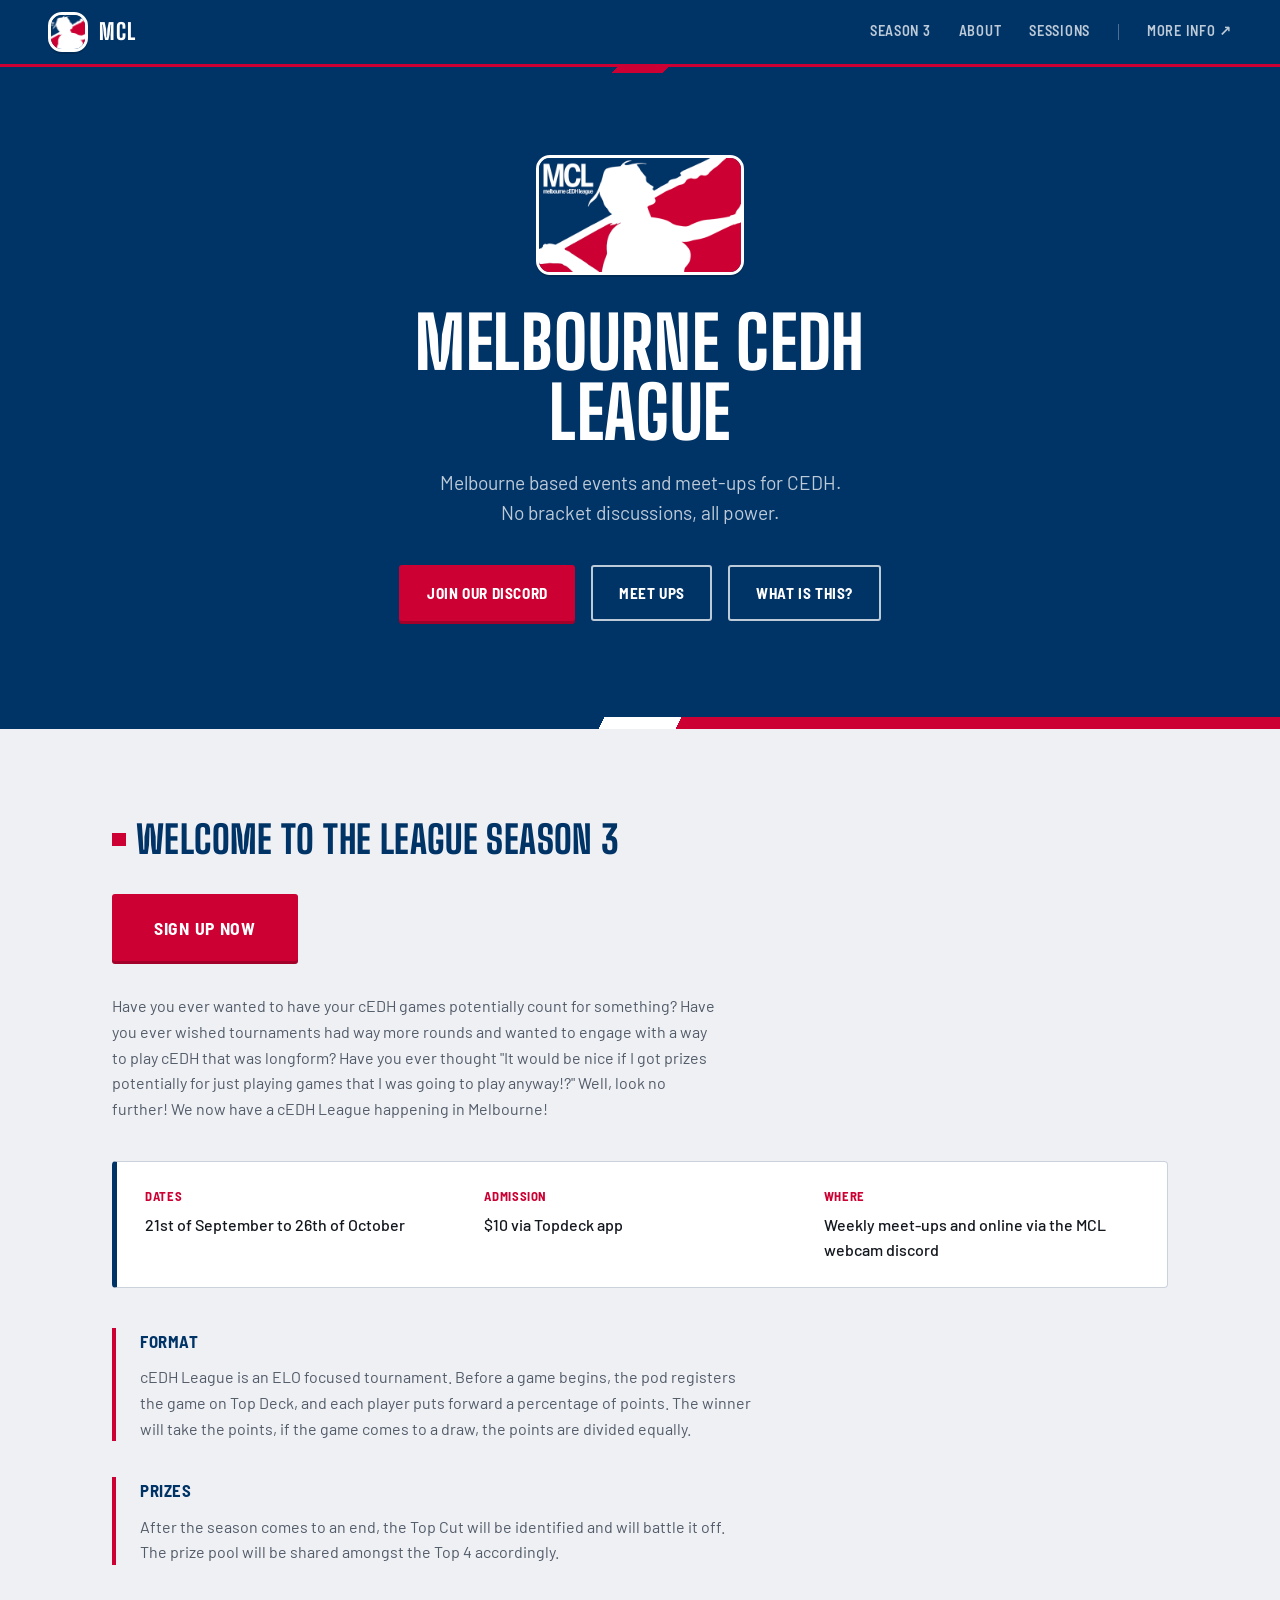
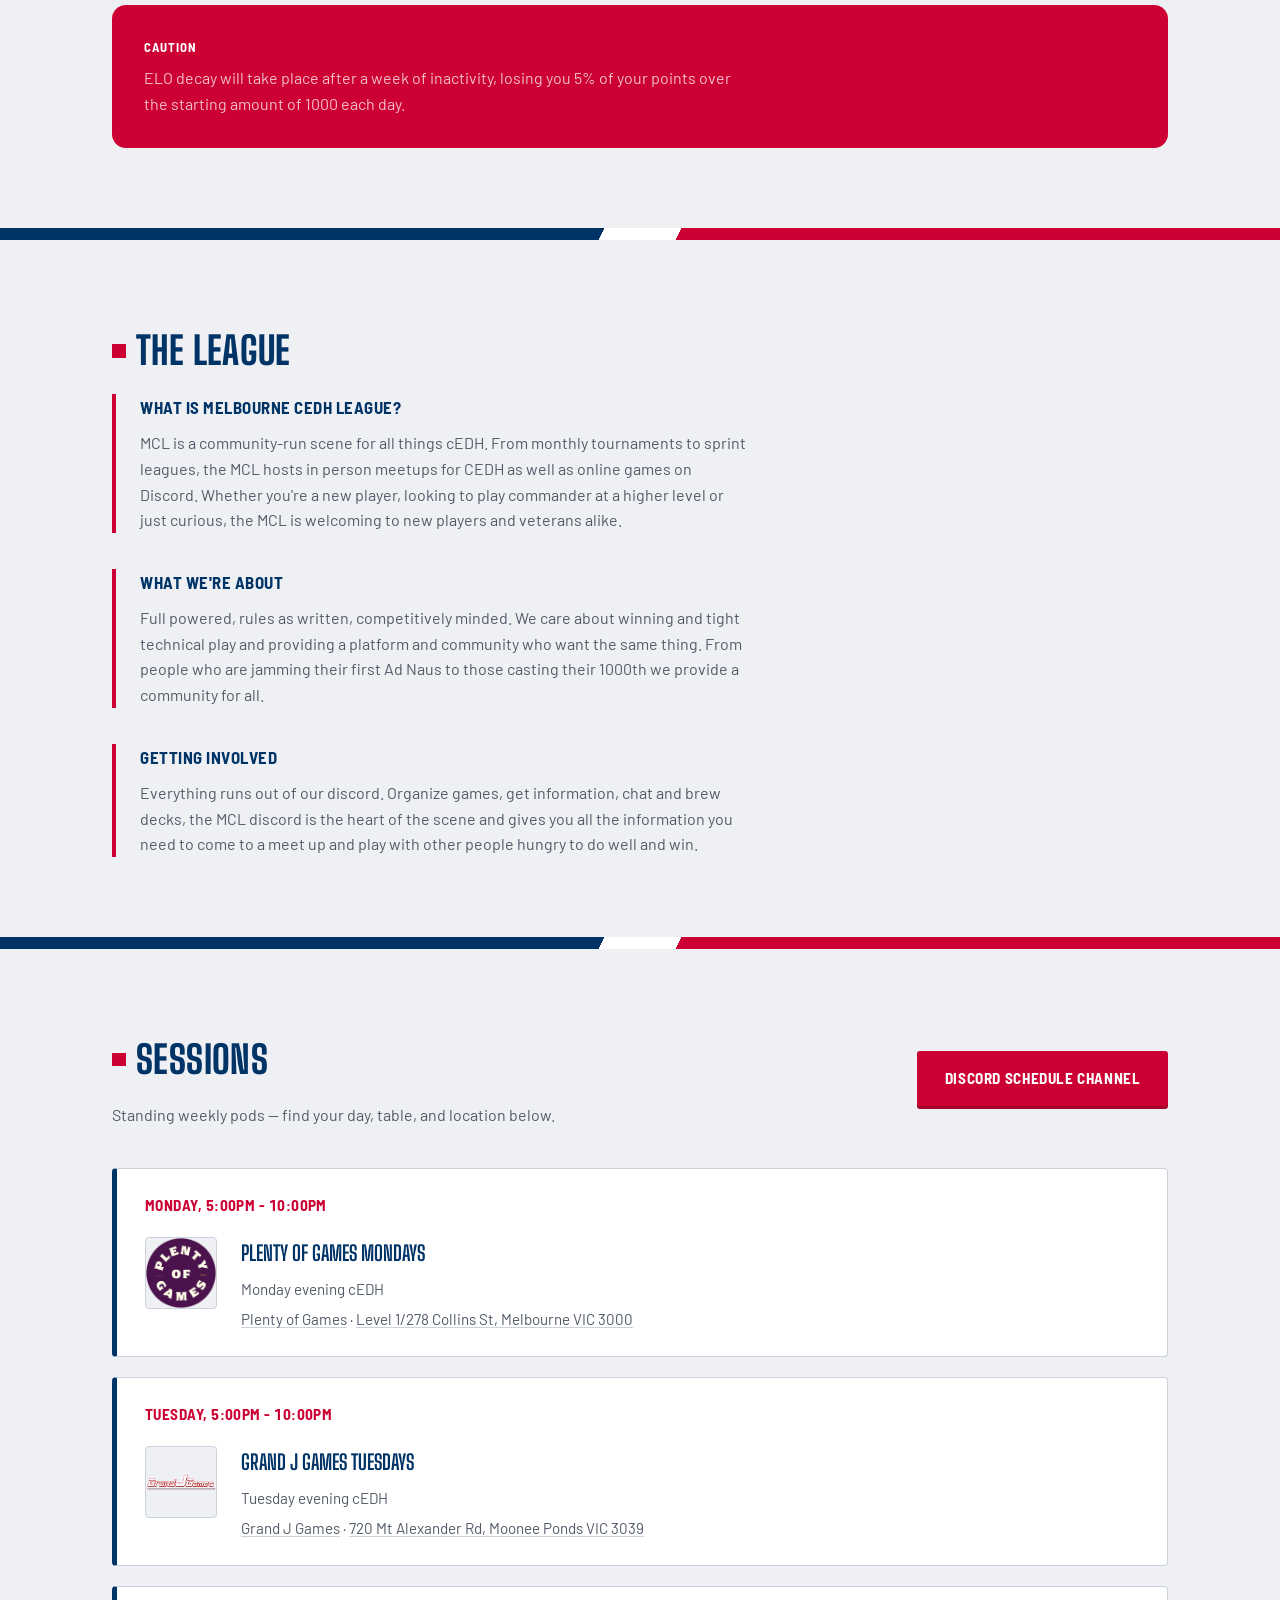
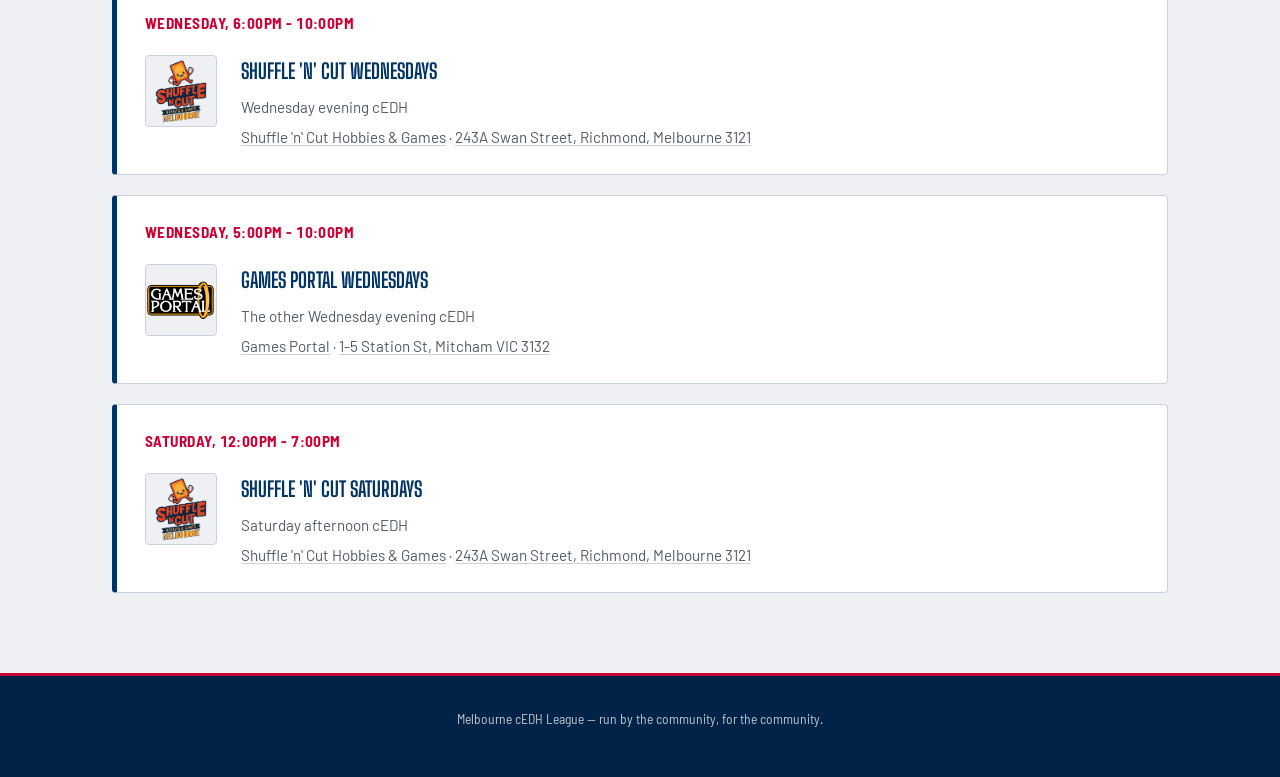
<file: index.html>
<!doctype html>
<html lang="en">
<head>
  <meta charset="UTF-8" />
  <meta name="viewport" content="width=device-width, initial-scale=1" />
  <title>Melbourne cEDH League</title>
  <meta name="description" content="Melbourne cEDH League — a community-run competitive Commander tournament scene in Melbourne, Australia." />

  <link rel="icon" href="assets/favicon.svg" type="image/svg+xml" />

  <link rel="preconnect" href="https://fonts.googleapis.com" />
  <link rel="preconnect" href="https://fonts.gstatic.com" crossorigin />
  <link href="https://fonts.googleapis.com/css2?family=Big+Shoulders+Display:wght@700;800&family=Barlow:wght@400;500;600&family=Barlow+Semi+Condensed:wght@600;700&display=swap" rel="stylesheet" />

  <link rel="stylesheet" href="css/style.css" />
</head>
<body>
  <header class="site-header">
    <a class="brand" href="index.html#top" aria-label="Melbourne cEDH League — home">
      <span class="brand-patch patch-frame" aria-hidden="true"><img src="logo.png" alt="" /></span>
      <span class="brand-text" aria-hidden="true">MCL</span>
    </a>
    <nav class="site-nav">
      <a href="#season">Season 3</a>
      <a href="#about">About</a>
      <a href="#sessions">Sessions</a>
      <span class="nav-divider" aria-hidden="true"></span>
      <a href="info.html">More Info <span aria-hidden="true">↗</span></a>
    </nav>
  </header>

  <main id="top">
    <section class="hero">
      <div class="hero-inner">
        <span class="hero-patch patch-frame" aria-hidden="true">
          <img src="logo.png" alt="Melbourne cEDH League" />
        </span>
        <!--p class="eyebrow">Melbourne, Australia — paper Magic</p-->
        <h1 class="nameplate">Melbourne cEDH League</h1>
        <p class="hero-sub">
          Melbourne based events and meet-ups for CEDH. No bracket discussions, all power.
        </p>
        <div class="hero-actions">
          <a class="btn btn-primary" href="https://discord.gg/BtbW4StcfY" target="_blank" rel="noopener noreferrer">Join our Discord</a>
          <a class="btn btn-ghost" href="#sessions">Meet ups</a>
          <a class="btn btn-ghost" href="#about">What is this?</a>
        </div>
      </div>
    </section>

    <div class="diagonal-rule" aria-hidden="true"></div>

    <section id="season" class="section">
      <div id="season-content" class="season-content">
        <p class="loading">Loading…</p>
      </div>
    </section>

    <div class="diagonal-rule" aria-hidden="true"></div>

    <section id="about" class="section">
      <h2 class="section-title">The League</h2>
      <div id="about-content" class="about-grid">
        <p class="loading">Loading…</p>
      </div>
    </section>

    <div class="diagonal-rule" aria-hidden="true"></div>
<!-- Contact section
    <section id="contact" class="section">
      <h2 class="section-title">Contact</h2>
      <div id="contact-content" class="about-grid">
        <p class="loading">Loading…</p>
      </div>
    </section>


    <div class="diagonal-rule" aria-hidden="true"></div>
  -->
    
    <section id="sessions" class="section">
      <div class="section-head">
        <div>
          <h2 class="section-title">Sessions</h2>
          <p class="section-lede">Standing weekly pods — find your day, table, and location below.</p>
        </div>
        <div id="sessions-cta"></div>
      </div>
      <ul id="sessions-list" class="session-list" role="list">
        <li class="loading">Loading…</li>
      </ul>
    </section>
  </main>

  <footer class="site-footer">
    <p>Melbourne cEDH League — run by the community, for the community.</p>
  </footer>

  <script src="vendor/js-yaml.min.js"></script>
  <script src="js/main.js"></script>
</body>
</html>
</file>
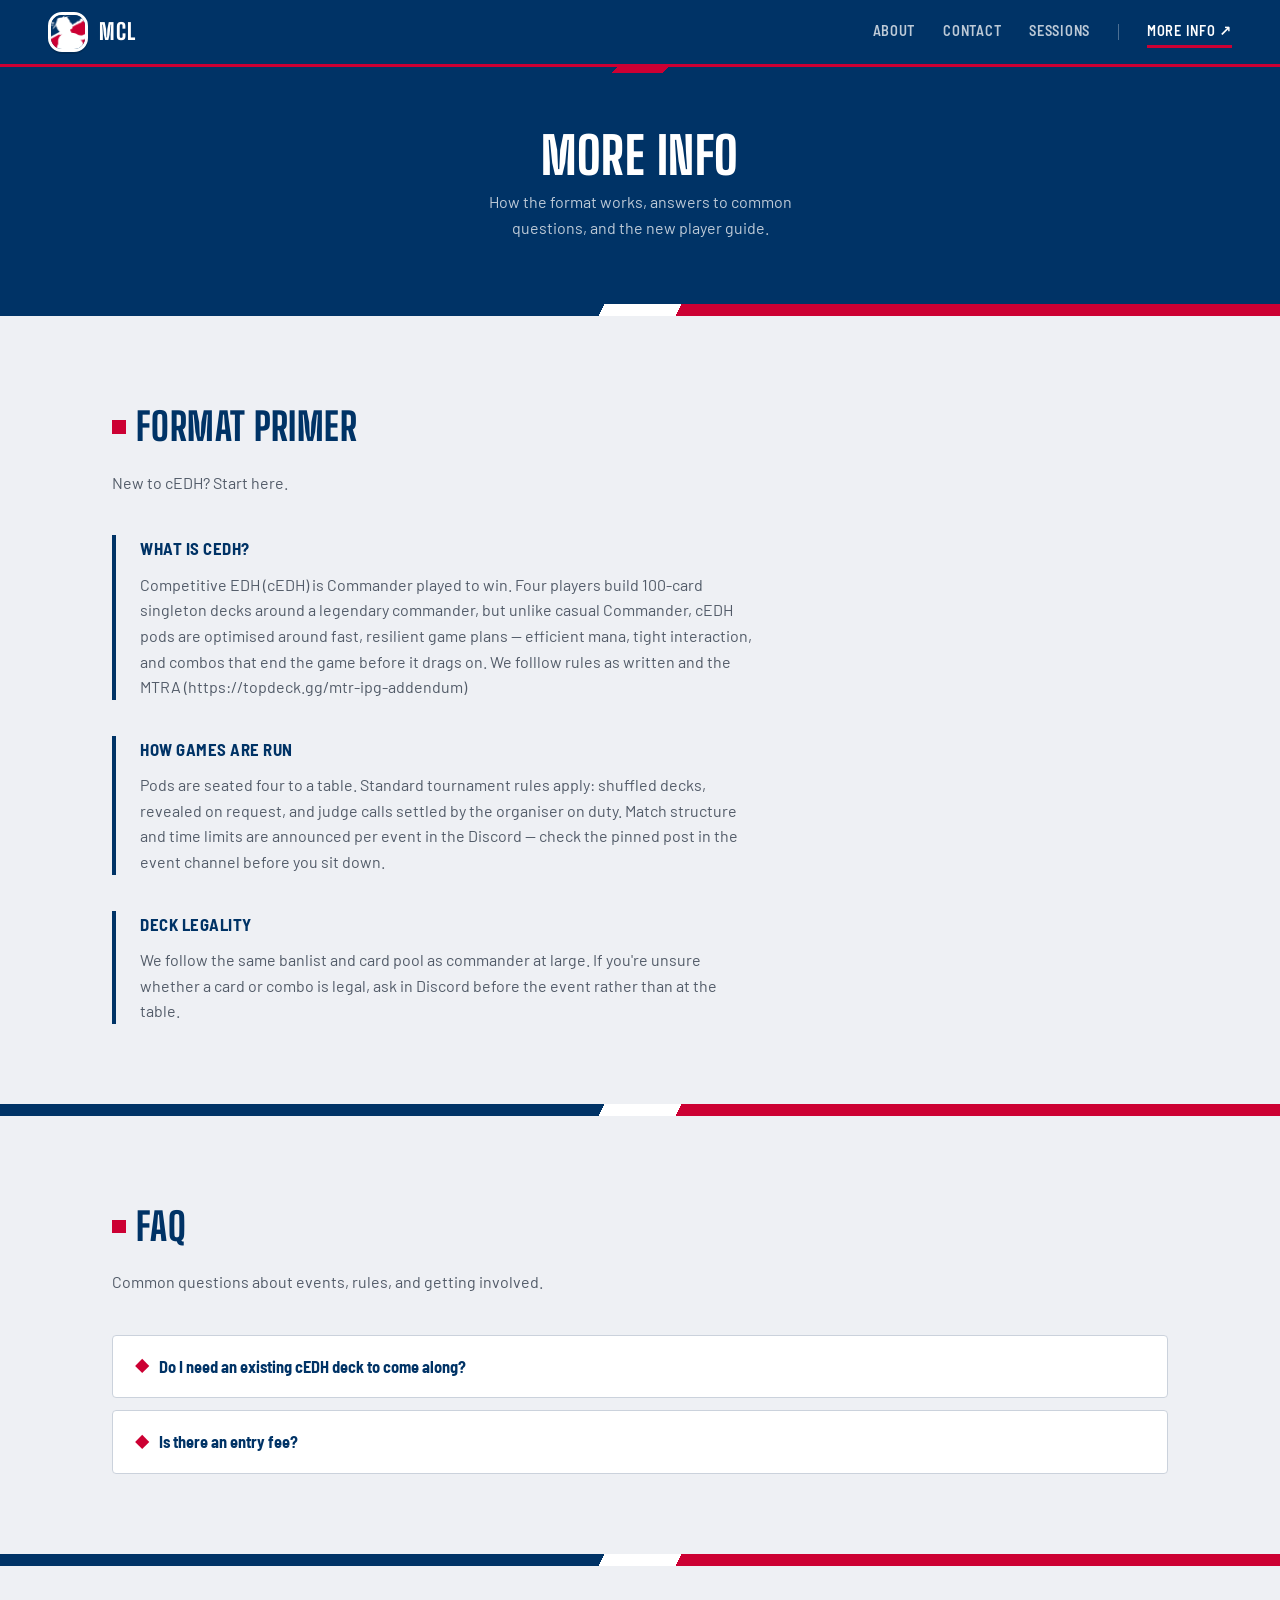
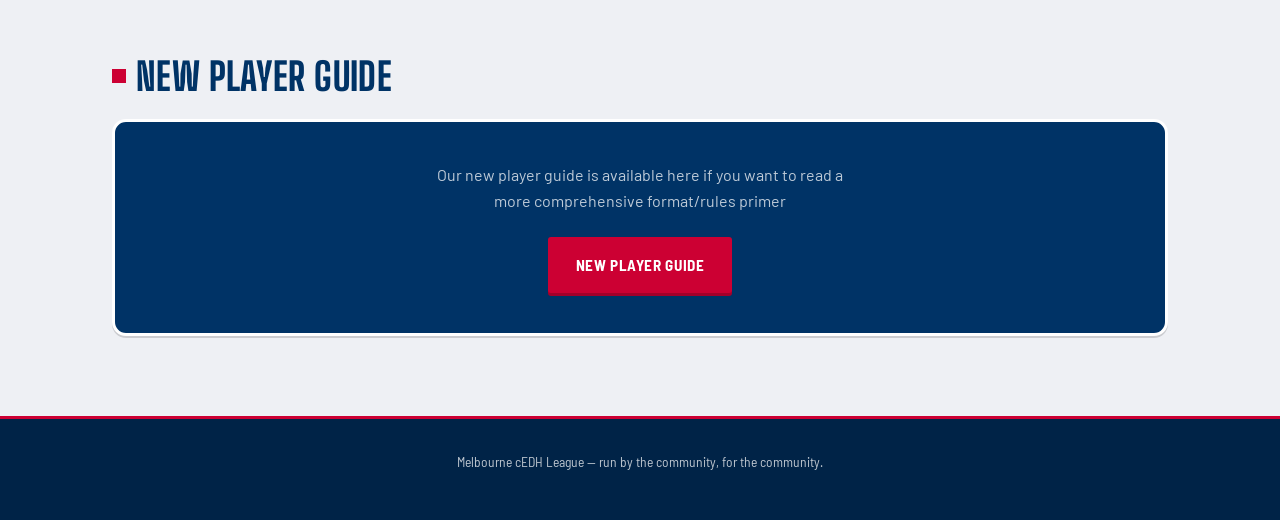
<file: info.html>
<!doctype html>
<html lang="en">
<head>
  <meta charset="UTF-8" />
  <meta name="viewport" content="width=device-width, initial-scale=1" />
  <title>More Info — Melbourne cEDH League</title>
  <meta name="description" content="Format primer, FAQ, and new player guide for Melbourne cEDH League." />

  <link rel="icon" href="assets/favicon.svg" type="image/svg+xml" />

  <link rel="preconnect" href="https://fonts.googleapis.com" />
  <link rel="preconnect" href="https://fonts.gstatic.com" crossorigin />
  <link href="https://fonts.googleapis.com/css2?family=Big+Shoulders+Display:wght@700;800&family=Barlow:wght@400;500;600&family=Barlow+Semi+Condensed:wght@600;700&display=swap" rel="stylesheet" />

  <link rel="stylesheet" href="css/style.css" />
</head>
<body>
  <header class="site-header">
    <a class="brand" href="index.html#top" aria-label="Melbourne cEDH League — home">
      <span class="brand-patch patch-frame" aria-hidden="true"><img src="logo.png" alt="" /></span>
      <span class="brand-text" aria-hidden="true">MCL</span>
    </a>
    <nav class="site-nav">
      <a href="index.html#about">About</a>
      <a href="index.html#contact">Contact</a>
      <a href="index.html#sessions">Sessions</a>
      <span class="nav-divider" aria-hidden="true"></span>
      <a href="info.html" aria-current="page">More Info <span aria-hidden="true">↗</span></a>
    </nav>
  </header>

  <main id="top">
    <section class="page-hero">
      <h1 class="nameplate">More Info</h1>
      <p>How the format works, answers to common questions, and the new player guide.</p>
    </section>

    <div class="diagonal-rule" aria-hidden="true"></div>

    <section id="primer" class="section">
      <h2 class="section-title">Format Primer</h2>
      <p class="section-lede">New to cEDH? Start here.</p>
      <div id="primer-content" class="primer-grid">
        <p class="loading">Loading…</p>
      </div>
    </section>

    <div class="diagonal-rule" aria-hidden="true"></div>

    <section id="faq" class="section">
      <h2 class="section-title">FAQ</h2>
      <p class="section-lede">Common questions about events, rules, and getting involved.</p>
      <div id="faq-list" class="faq-list">
        <p class="loading">Loading…</p>
      </div>
    </section>

    <div class="diagonal-rule" aria-hidden="true"></div>

    <section id="doc" class="section">
      <h2 class="section-title">New player guide</h2>
      <div id="doc-content">
        <p class="loading">Loading…</p>
      </div>
    </section>
  </main>

  <footer class="site-footer">
    <p>Melbourne cEDH League — run by the community, for the community.</p>
  </footer>

  <script src="vendor/js-yaml.min.js"></script>
  <script src="js/main.js"></script>
</body>
</html>
</file>
<file: css/style.css>
/* ========================================================================
   Melbourne cEDH League — tokens
   Palette sampled directly from logo.png (navy / red / white split).
   ======================================================================== */

:root {
  --navy: #003366;
  --navy-deep: #002347;
  --red: #cc0033;
  --red-deep: #a3002a;
  --chalk: #ffffff;
  --paper: #eef0f4;
  --ink: #14181f;
  --ink-dim: #525b68;
  --rule: #cbd2dc;
  --on-navy-dim: rgba(255, 255, 255, 0.74);

  --font-display: "Big Shoulders Display", system-ui, sans-serif;
  --font-body: "Barlow", system-ui, sans-serif;
  --font-utility: "Barlow Semi Condensed", system-ui, sans-serif;

  --max-w: 72rem;
  --edge: clamp(1.25rem, 4vw, 3rem);
  --radius: 14px;
}

/* ========================================================================
   Reset
   ======================================================================== */

*, *::before, *::after { box-sizing: border-box; }
html { color-scheme: light; }

body {
  margin: 0;
  background: var(--paper);
  color: var(--ink);
  font-family: var(--font-body);
  font-size: 1rem;
  line-height: 1.6;
  -webkit-font-smoothing: antialiased;
}

h1, h2, h3, p, ul { margin: 0; }
ul { padding: 0; list-style: none; }
a { color: inherit; }
img { max-width: 100%; display: block; }

a:focus-visible,
button:focus-visible,
summary:focus-visible {
  outline: 3px solid var(--red);
  outline-offset: 3px;
}

@media (prefers-reduced-motion: reduce) {
  *, *::before, *::after {
    animation-duration: 0.001ms !important;
    animation-iteration-count: 1 !important;
    transition-duration: 0.001ms !important;
  }
}

/* ========================================================================
   Patch frame — the signature element: a rounded, keylined plaque, the way
   the logo's own rectangle would sit on a jersey sleeve. Used for the header
   lockup, the hero mark, roster monograms, and the More Info doc callout.
   ======================================================================== */

.patch-frame {
  display: block;
  border-radius: var(--radius);
  overflow: hidden;
  background: var(--navy);
  border: 3px solid var(--chalk);
  box-shadow: 0 2px 0 rgba(0, 0, 0, 0.15);
}

/* ========================================================================
   Header
   ======================================================================== */

.site-header {
  position: sticky;
  top: 0;
  z-index: 100;
  display: flex;
  align-items: center;
  justify-content: space-between;
  gap: 1rem;
  padding: 0.75rem var(--edge);
  background: var(--navy);
  border-bottom: 3px solid var(--red);
}

.brand {
  display: flex;
  align-items: center;
  gap: 0.7rem;
  text-decoration: none;
}

.brand-patch {
  width: 2.5rem;
  height: 2.5rem;
  flex: none;
}

.brand-patch img {
  width: 100%;
  height: 100%;
  object-fit: cover;
}

.brand-text {
  font-family: var(--font-display);
  font-weight: 800;
  text-transform: uppercase;
  letter-spacing: 0.06em;
  font-size: 1.4rem;
  line-height: 1;
  color: var(--chalk);
}

.site-nav {
  display: flex;
  align-items: center;
  gap: clamp(0.9rem, 3vw, 1.75rem);
  font-family: var(--font-utility);
  font-weight: 600;
  font-size: 0.9rem;
  text-transform: uppercase;
  letter-spacing: 0.05em;
}

.nav-divider {
  width: 1px;
  height: 1.1em;
  background: var(--on-navy-dim);
  opacity: 0.4;
  flex: none;
}

.site-nav a {
  text-decoration: none;
  color: var(--on-navy-dim);
  position: relative;
  padding-bottom: 3px;
  transition: color 0.15s ease;
}

.site-nav a::after {
  content: "";
  position: absolute;
  left: 0;
  right: 100%;
  bottom: -3px;
  height: 3px;
  background: var(--red);
  transition: right 0.2s ease;
}

.site-nav a:hover,
.site-nav a:focus-visible,
.site-nav a[aria-current="page"] {
  color: var(--chalk);
}

.site-nav a:hover::after,
.site-nav a:focus-visible::after,
.site-nav a[aria-current="page"]::after {
  right: 0;
}

@media (max-width: 30rem) {
  .site-header {
    flex-wrap: wrap;
    row-gap: 0.6rem;
  }

  .site-nav {
    width: 100%;
    justify-content: center;
    gap: 0.6rem 1.1rem;
    font-size: 0.8rem;
  }

  .site-nav a {
    white-space: nowrap;
  }

  .nav-divider {
    display: none;
  }
}

/* ========================================================================
   Hero
   ======================================================================== */

.hero {
  padding: clamp(3rem, 9vw, 5.5rem) var(--edge) clamp(3.5rem, 9vw, 6rem);
  background:
    linear-gradient(135deg, var(--navy) 48%, var(--red) 48%, var(--red) 52%, var(--navy) 52%) top / 100% 6px no-repeat,
    var(--navy);
  text-align: center;
}

.hero-inner {
  max-width: 40rem;
  margin: 0 auto;
  display: flex;
  flex-direction: column;
  align-items: center;
}

.hero-patch {
  width: clamp(9rem, 28vw, 13rem);
  margin-bottom: 2rem;
}

.eyebrow {
  font-family: var(--font-utility);
  font-weight: 600;
  color: var(--red);
  background: var(--chalk);
  display: inline-block;
  padding: 0.3rem 0.9rem;
  letter-spacing: 0.1em;
  text-transform: uppercase;
  font-size: 0.8rem;
  margin-bottom: 1.25rem;
  border-radius: 2px;
}

h1.nameplate {
  font-family: var(--font-display);
  font-weight: 800;
  font-size: clamp(2.4rem, 8vw, 4.5rem);
  line-height: 0.98;
  letter-spacing: 0.01em;
  text-transform: uppercase;
  color: var(--chalk);
  margin: 0 0 1.25rem;
}

.hero-sub {
  font-size: clamp(1.05rem, 2vw, 1.2rem);
  color: var(--on-navy-dim);
  max-width: 38ch;
  margin-bottom: 2.25rem;
}

.hero-actions {
  display: flex;
  flex-wrap: wrap;
  justify-content: center;
  gap: 1rem;
}

/* ========================================================================
   Buttons
   ======================================================================== */

.btn {
  display: inline-flex;
  align-items: center;
  gap: 0.5rem;
  padding: 0.85rem 1.6rem;
  font-family: var(--font-utility);
  font-weight: 700;
  font-size: 0.95rem;
  text-transform: uppercase;
  letter-spacing: 0.04em;
  text-decoration: none;
  border-radius: 3px;
  border: 2px solid transparent;
  transition: transform 0.15s ease, box-shadow 0.15s ease, background 0.15s ease;
}

.btn-primary {
  background: var(--red);
  color: var(--chalk);
  box-shadow: 0 3px 0 var(--red-deep);
}

.btn-primary:hover {
  background: var(--red-deep);
  transform: translateY(-2px);
  box-shadow: 0 5px 0 var(--red-deep);
}

.btn-primary:active {
  transform: translateY(0);
  box-shadow: 0 1px 0 var(--red-deep);
}

.btn-ghost {
  background: transparent;
  color: var(--chalk);
  border-color: var(--on-navy-dim);
}

.btn-ghost:hover {
  border-color: var(--chalk);
  background: rgba(255, 255, 255, 0.08);
}

/* On paper backgrounds, ghost buttons need dark ink instead of chalk */
.section .btn-ghost {
  color: var(--navy);
  border-color: var(--rule);
}

.section .btn-ghost:hover {
  border-color: var(--navy);
  background: rgba(0, 51, 102, 0.06);
}

/* ========================================================================
   Diagonal rule — the logo's white diagonal, restated as a section divider
   ======================================================================== */

.diagonal-rule {
  height: 12px;
  background: linear-gradient(
    115deg,
    var(--navy) 0%, var(--navy) 47%,
    var(--chalk) 47%, var(--chalk) 53%,
    var(--red) 53%, var(--red) 100%
  );
}

/* ========================================================================
   Section scaffolding
   ======================================================================== */

.section {
  max-width: var(--max-w);
  margin: 0 auto;
  padding: clamp(3rem, 8vw, 5rem) var(--edge);
}

.section-head {
  display: flex;
  align-items: center;
  justify-content: space-between;
  flex-wrap: wrap;
  gap: 1rem 1.5rem;
  margin-bottom: 2.5rem;
}

.section-head .section-lede {
  margin-bottom: 0;
}

.section-title {
  display: flex;
  align-items: center;
  gap: 0.65rem;
  font-family: var(--font-display);
  font-weight: 800;
  font-size: clamp(1.7rem, 4vw, 2.4rem);
  text-transform: uppercase;
  letter-spacing: 0.01em;
  color: var(--navy);
  margin-bottom: 0.75rem;
}

.section-title::before {
  content: "";
  width: 0.85rem;
  height: 0.85rem;
  background: var(--red);
  flex: none;
}

.section-lede {
  color: var(--ink-dim);
  max-width: 50ch;
  margin-bottom: 2.5rem;
}

.loading {
  font-family: var(--font-utility);
  color: var(--ink-dim);
}

/* ========================================================================
   Season announcement
   ======================================================================== */

.season-content .section-title {
  margin-bottom: 1.5rem;
}

.season-cta {
  margin-bottom: 2rem;
  padding: 1.1rem 2.5rem;
  font-size: 1.1rem;
}

.season-intro {
  color: var(--ink-dim);
  max-width: 68ch;
  margin-bottom: 2.5rem;
}

.season-details {
  display: grid;
  grid-template-columns: repeat(auto-fit, minmax(12rem, 1fr));
  gap: 1.5rem;
  margin: 0 0 2.5rem;
  padding: 1.5rem 1.75rem;
  background: var(--chalk);
  border: 1px solid var(--rule);
  border-left: 5px solid var(--navy);
  border-radius: 4px;
}

.season-detail-label {
  font-family: var(--font-utility);
  font-weight: 700;
  font-size: 0.8rem;
  color: var(--red);
  text-transform: uppercase;
  letter-spacing: 0.05em;
  margin-bottom: 0.3rem;
}

.season-detail-value {
  color: var(--ink);
  font-weight: 500;
}

.season-blocks {
  margin-bottom: 2.5rem;
}

.season-caution {
  background: var(--red);
  color: var(--chalk);
  border-radius: var(--radius);
  padding: clamp(1.5rem, 4vw, 2rem);
}

.season-caution-label {
  font-family: var(--font-utility);
  font-weight: 700;
  font-size: 0.8rem;
  text-transform: uppercase;
  letter-spacing: 0.08em;
  color: var(--chalk);
  margin-bottom: 0.5rem;
}

.season-caution p:last-child {
  color: var(--on-navy-dim);
  max-width: 68ch;
}

/* ========================================================================
   About ("The League")
   ======================================================================== */

.about-grid {
  display: grid;
  gap: 2.25rem;
}

.about-block {
  border-left: 4px solid var(--red);
  padding-left: 1.5rem;
}

.about-block h3 {
  font-family: var(--font-utility);
  font-weight: 700;
  font-size: 1.05rem;
  color: var(--navy);
  text-transform: uppercase;
  letter-spacing: 0.03em;
  margin-bottom: 0.6rem;
}

.about-block p {
  color: var(--ink-dim);
  max-width: 68ch;
  white-space: pre-line;
}

.contact-link {
  display: inline-block;
  text-decoration: none;
  font-family: var(--font-utility);
  font-weight: 600;
  color: var(--navy);
  border-bottom: 2px solid var(--rule);
  margin-top: 0.5rem;
  transition: color 0.15s ease, border-color 0.15s ease;
}

.contact-link:hover,
.contact-link:focus-visible {
  color: var(--red);
  border-color: var(--red);
}

/* ========================================================================
   Sessions (standing weekly slots)
   ======================================================================== */

.session-list {
  display: flex;
  flex-direction: column;
  gap: 1.25rem;
}

.session-row {
  background: var(--chalk);
  border: 1px solid var(--rule);
  border-left: 5px solid var(--navy);
  border-radius: 4px;
  padding: 1.5rem 1.75rem;
  display: flex;
  flex-direction: column;
  gap: 1.25rem;
}

.session-time {
  font-family: var(--font-utility);
  font-variant-numeric: tabular-nums;
  font-weight: 700;
  color: var(--red);
  text-transform: uppercase;
  letter-spacing: 0.03em;
  font-size: 0.95rem;
}

.session-main {
  display: flex;
  align-items: flex-start;
  gap: 1.5rem;
}

.session-logo {
  flex-shrink: 0;
  width: 4.5rem;
  height: 4.5rem;
  display: flex;
  align-items: center;
  justify-content: center;
  background: var(--paper);
  border: 1px solid var(--rule);
  border-radius: 4px;
  overflow: hidden;
}

.session-logo img {
  max-width: 100%;
  max-height: 100%;
  object-fit: contain;
}

.session-body {
  min-width: 0;
}

.session-venue {
  color: var(--ink-dim);
  font-size: 0.85rem;
  margin-top: 0.4rem;
}

.session-venue a {
  color: inherit;
  text-decoration: underline;
  text-decoration-color: var(--rule);
  text-underline-offset: 2px;
  transition: color 0.15s ease, text-decoration-color 0.15s ease;
}

.session-venue a:hover,
.session-venue a:focus-visible {
  color: var(--navy);
  text-decoration-color: var(--navy);
}

.session-body h3 {
  font-family: var(--font-display);
  font-weight: 700;
  font-size: 1.3rem;
  color: var(--navy);
  text-transform: uppercase;
  margin-bottom: 0.4rem;
}

.session-body p {
  color: var(--ink-dim);
  font-size: 0.95rem;
  white-space: pre-line;
}

@media (max-width: 26rem) {
  .session-main {
    flex-direction: column;
  }
}

/* ========================================================================
   More Info page
   ======================================================================== */

.page-hero {
  padding: clamp(2.5rem, 7vw, 4rem) var(--edge);
  background:
    linear-gradient(135deg, var(--navy) 48%, var(--red) 48%, var(--red) 52%, var(--navy) 52%) top / 100% 6px no-repeat,
    var(--navy);
  text-align: center;
}

.page-hero .nameplate {
  font-family: var(--font-display);
  font-weight: 800;
  font-size: clamp(2rem, 6vw, 3.2rem);
  text-transform: uppercase;
  color: var(--chalk);
  margin-bottom: 0.5rem;
}

.page-hero p {
  color: var(--on-navy-dim);
  max-width: 42ch;
  margin: 0 auto;
}

.primer-grid {
  display: grid;
  gap: 2.25rem;
}

.primer-block {
  border-left: 4px solid var(--navy);
  padding-left: 1.5rem;
}

.primer-block h3 {
  font-family: var(--font-utility);
  font-weight: 700;
  font-size: 1.05rem;
  color: var(--navy);
  text-transform: uppercase;
  letter-spacing: 0.03em;
  margin-bottom: 0.6rem;
}

.primer-block p {
  color: var(--ink-dim);
  max-width: 68ch;
  white-space: pre-line;
}

.faq-list {
  display: flex;
  flex-direction: column;
  gap: 0.75rem;
}

.faq-item {
  background: var(--chalk);
  border: 1px solid var(--rule);
  border-radius: 4px;
  overflow: hidden;
}

.faq-item summary {
  cursor: pointer;
  list-style: none;
  padding: 1.1rem 1.5rem;
  font-family: var(--font-utility);
  font-weight: 700;
  font-size: 1.02rem;
  color: var(--navy);
  display: flex;
  align-items: center;
  gap: 0.75rem;
}

.faq-item summary::-webkit-details-marker { display: none; }

.faq-item summary::before {
  content: "";
  flex: none;
  width: 0.65rem;
  height: 0.65rem;
  background: var(--red);
  transform: rotate(45deg);
  transition: transform 0.15s ease;
}

.faq-item[open] summary::before {
  transform: rotate(90deg);
}

.faq-item p {
  padding: 0 1.5rem 1.25rem calc(1.5rem + 0.65rem + 0.75rem);
  color: var(--ink-dim);
  white-space: pre-line;
}

.doc-callout {
  background: var(--navy);
  border-radius: var(--radius);
  border: 3px solid var(--chalk);
  box-shadow: 0 2px 0 rgba(0, 0, 0, 0.15);
  padding: clamp(1.75rem, 5vw, 2.5rem);
  text-align: center;
}

.doc-callout p {
  color: var(--on-navy-dim);
  max-width: 46ch;
  margin: 0 auto 1.5rem;
}

.doc-callout .btn-primary {
  box-shadow: 0 3px 0 var(--red-deep);
}

/* ========================================================================
   Footer
   ======================================================================== */

.site-footer {
  padding: 2rem var(--edge) 3rem;
  text-align: center;
  font-family: var(--font-utility);
  font-size: 0.85rem;
  color: var(--on-navy-dim);
  background: var(--navy-deep);
  border-top: 3px solid var(--red);
}
</file>
